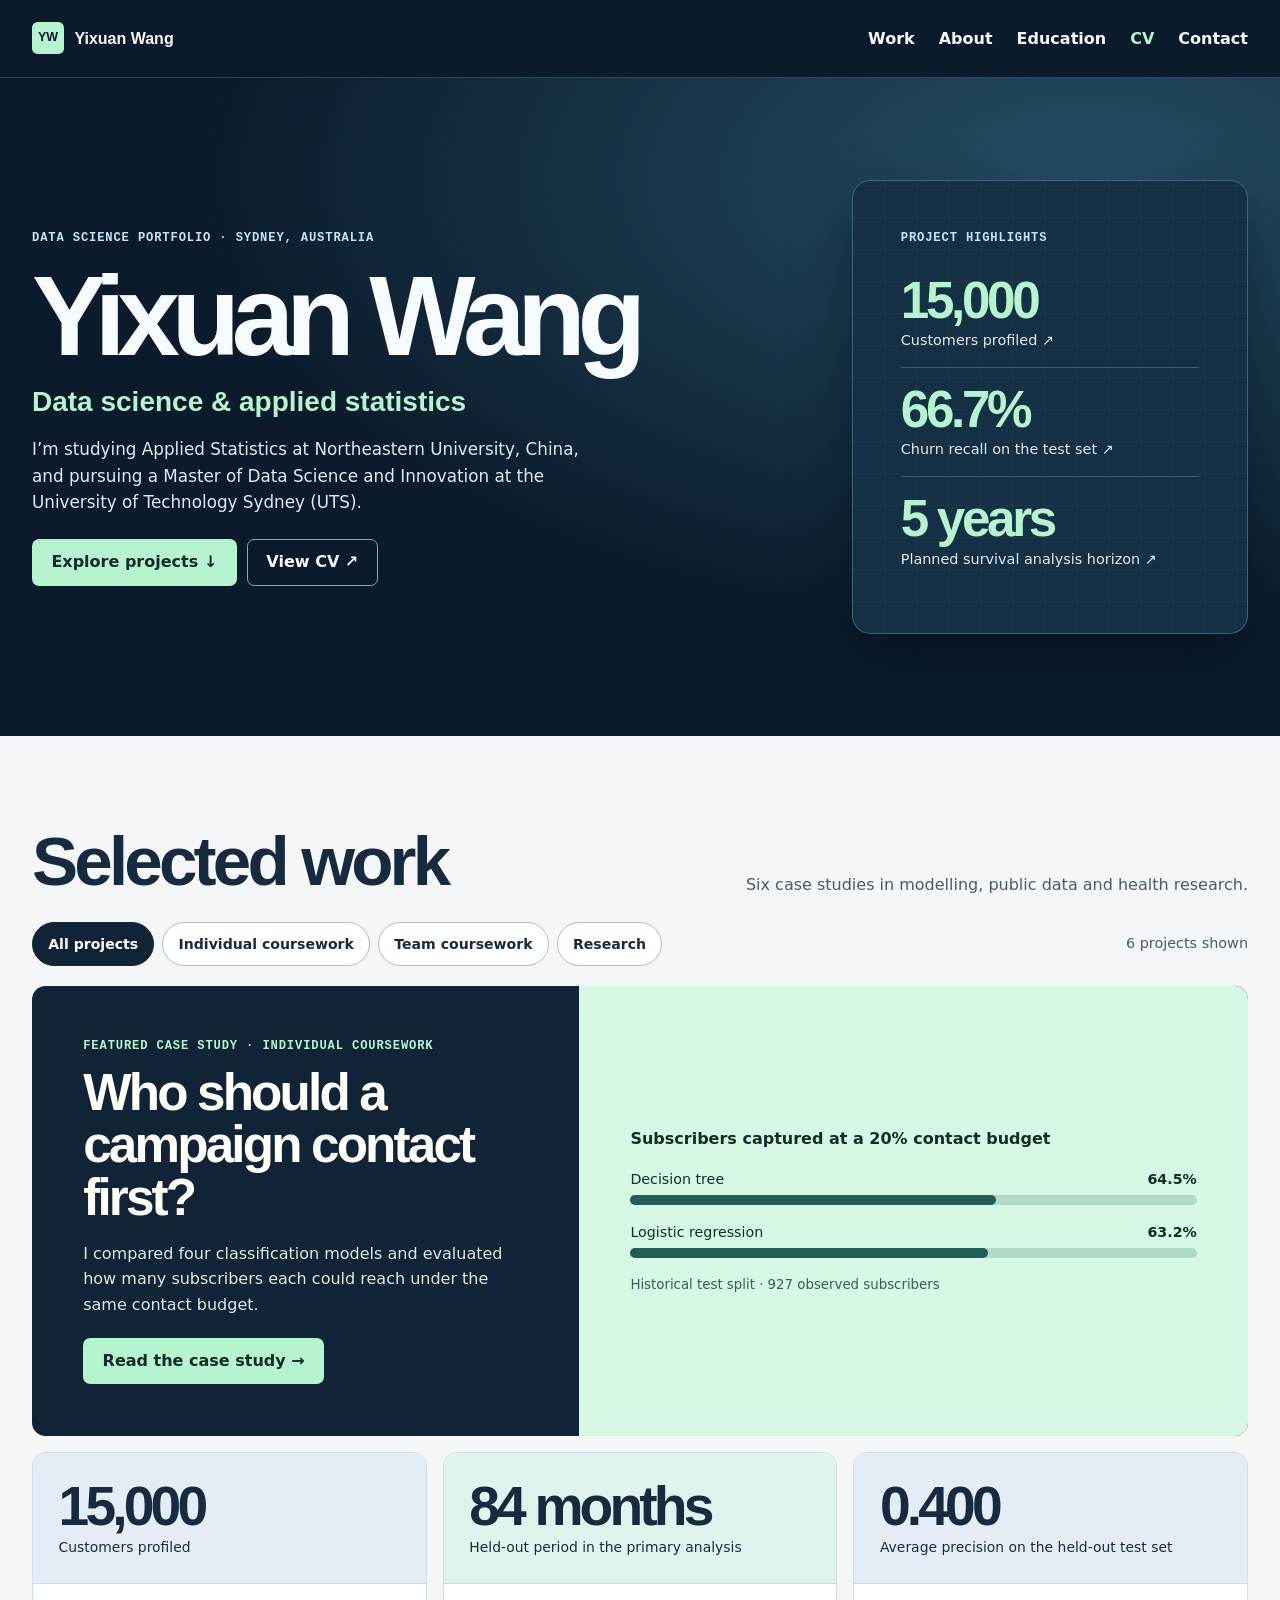
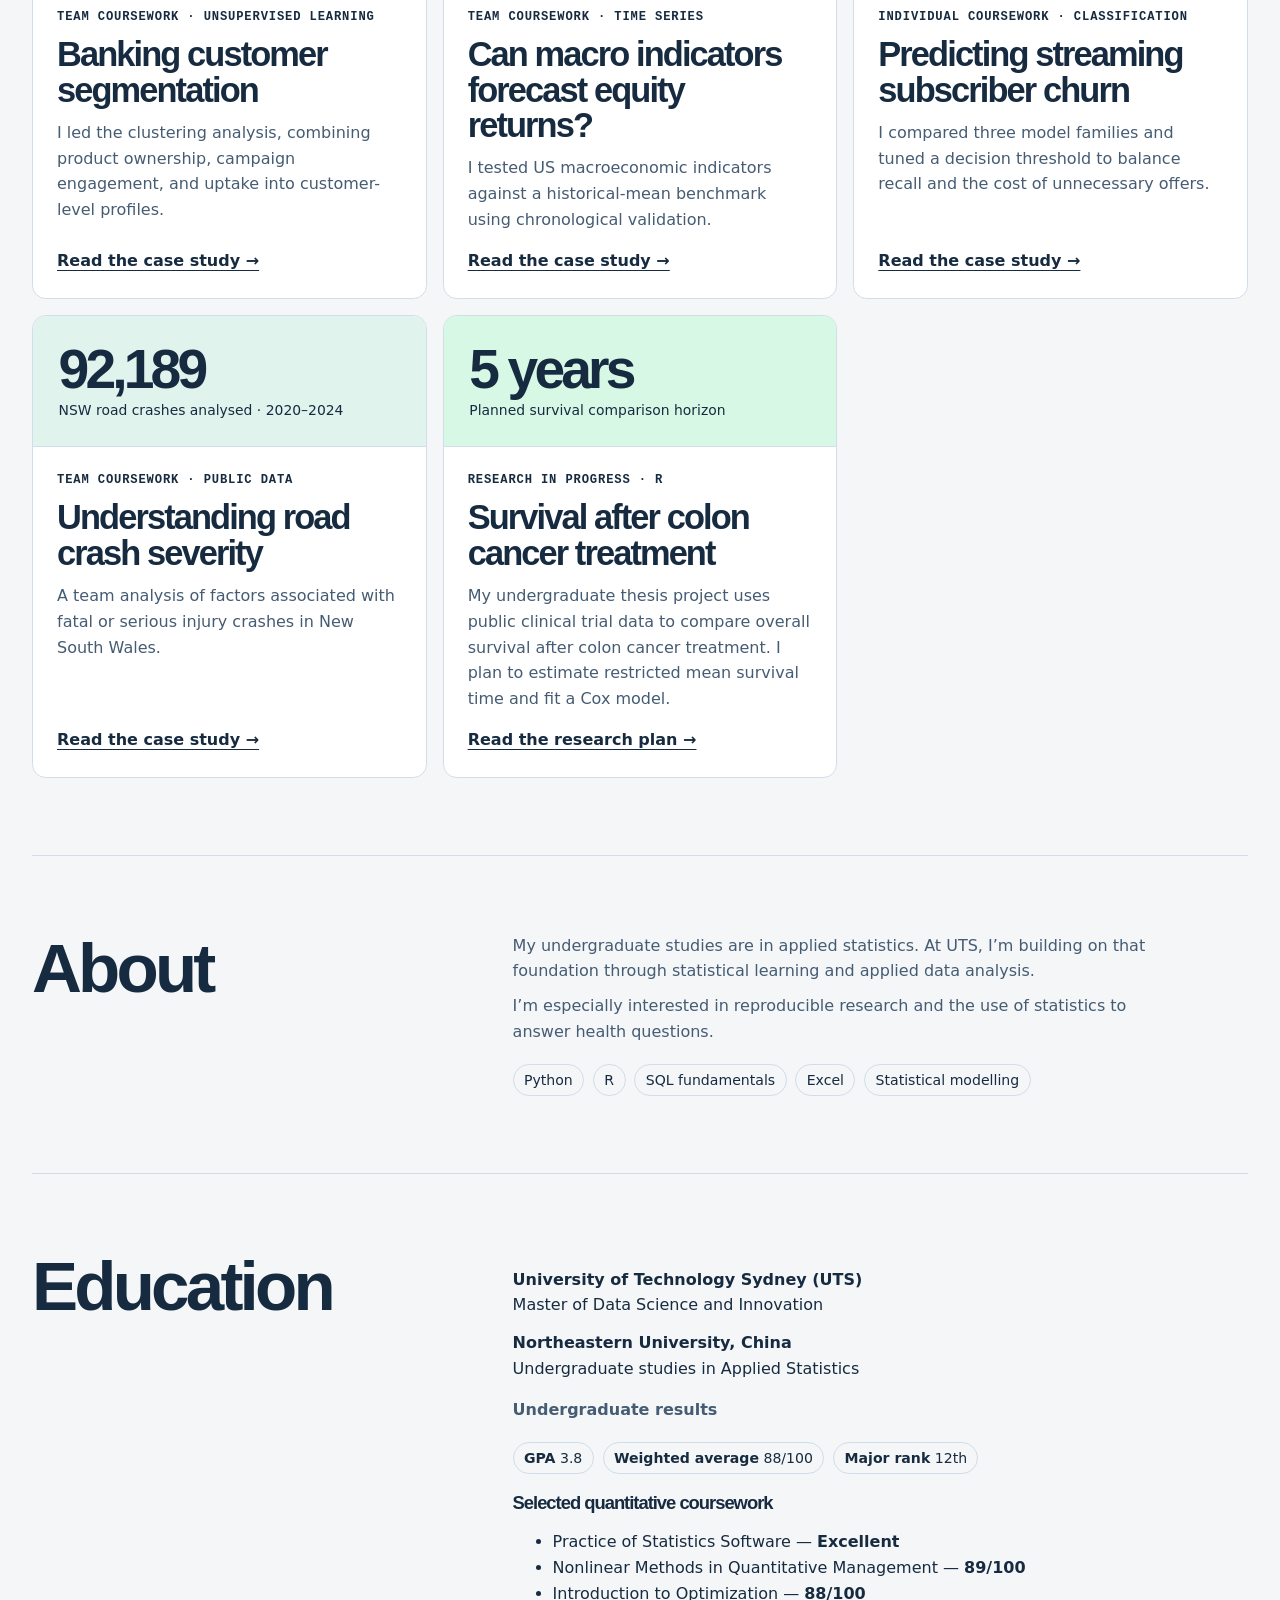
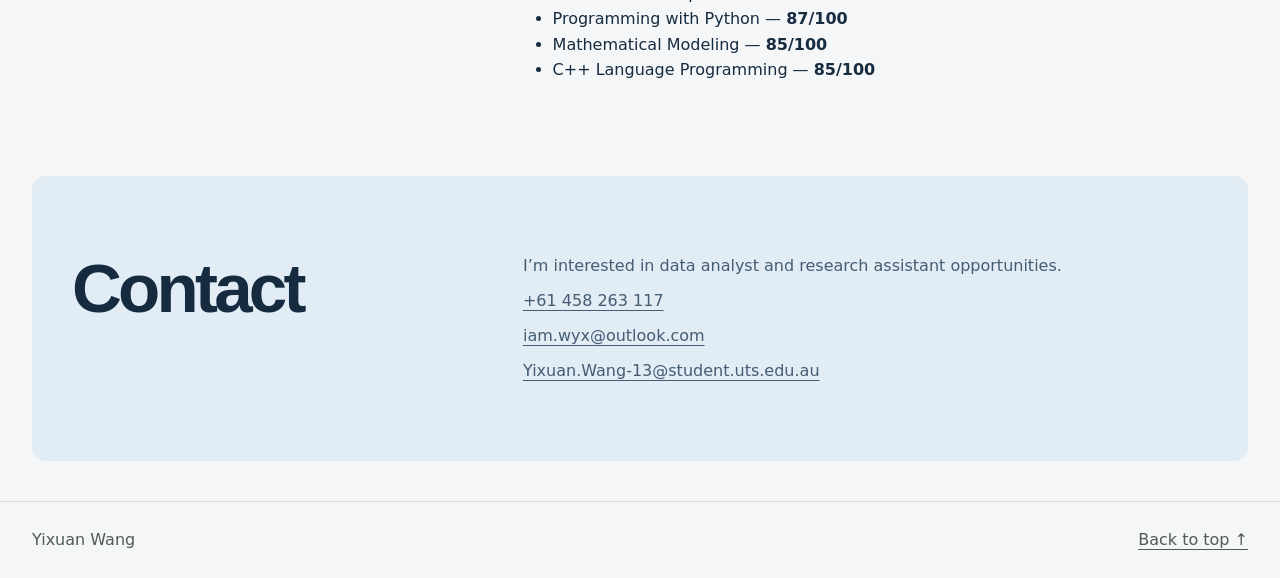
<file: index.html>
<!doctype html>
<html lang="en">
<head>
  <meta charset="utf-8">
  <meta name="viewport" content="width=device-width, initial-scale=1">
  <meta name="description" content="Selected work by Yixuan Wang in applied statistics, data science, and biostatistics.">
  <title>Yixuan Wang | Data Science Portfolio</title>
  <link rel="stylesheet" href="styles.css">
  <link rel="stylesheet" href="portfolio.css">
  <script defer src="project-filter.js"></script>
</head>
<body id="top" class="landing">
  <a class="skip" href="#main">Skip to content</a>
  <header>
    <div class="wrap nav">
      <a class="brand" href="#top"><span class="mark" aria-hidden="true">YW</span>Yixuan Wang</a>
      <nav aria-label="Main navigation">
        <a href="#work">Work</a><a href="#about">About</a><a href="#education">Education</a><a class="nav-cv" href="cv.pdf">CV</a><a href="#contact">Contact</a>
      </nav>
    </div>
  </header>
  <main id="main">
    <div class="hero-shell">
    <section class="wrap hero" aria-labelledby="intro">
      <div class="hero-copy">
        <p class="eyebrow">Data science portfolio · Sydney, Australia</p>
        <h1 id="intro">Yixuan Wang</h1>
        <p class="subtitle">Data science &amp; applied statistics</p>
        <p class="intro">I’m studying Applied Statistics at Northeastern University, China, and pursuing a Master of Data Science and Innovation at the University of Technology Sydney (UTS).</p>
        <div class="actions">
          <a class="button" href="#work">Explore projects <span aria-hidden="true">↓</span></a>
          <a class="button secondary" href="cv.pdf">View CV <span aria-hidden="true">↗</span></a>
        </div>
      </div>
      <aside class="hero-panel" aria-label="Project highlights">
        <p class="eyebrow">Project highlights</p>
        <a href="bank-segmentation.html"><strong>15,000</strong><span>Customers profiled <span aria-hidden="true">↗</span></span></a>
        <a href="streaming-churn.html"><strong>66.7%</strong><span>Churn recall on the test set <span aria-hidden="true">↗</span></span></a>
        <a href="survival.html"><strong>5 years</strong><span>Planned survival analysis horizon <span aria-hidden="true">↗</span></span></a>
      </aside>
    </section>
    </div>

    <div class="wrap">
    <section class="work" id="work" aria-labelledby="work-title">
      <div class="section-heading"><h2 id="work-title">Selected work</h2><p>Six case studies in modelling, public data and health research.</p></div>
      <div class="project-controls" hidden>
        <div class="project-filters" role="group" aria-label="Filter projects">
          <button type="button" data-filter="all" aria-pressed="true">All projects</button>
          <button type="button" data-filter="individual" aria-pressed="false">Individual coursework</button>
          <button type="button" data-filter="team" aria-pressed="false">Team coursework</button>
          <button type="button" data-filter="research" aria-pressed="false">Research</button>
        </div>
        <p class="project-count" role="status">6 projects shown</p>
      </div>
      <article class="feature" data-project="individual">
        <div class="feature-copy">
          <p class="eyebrow">Featured case study · Individual coursework</p>
          <h3>Who should a campaign contact first?</h3>
          <p>I compared four classification models and evaluated how many subscribers each could reach under the same contact budget.</p>
          <a class="button" href="subscription.html">Read the case study →</a>
        </div>
        <figure class="chart">
          <figcaption>Subscribers captured at a 20% contact budget</figcaption>
          <div class="chart-row">
            <div class="chart-label"><span>Decision tree</span><strong>64.5%</strong></div>
            <div class="track" aria-hidden="true"><span class="bar" style="--value: 64.5%"></span></div>
          </div>
          <div class="chart-row">
            <div class="chart-label"><span>Logistic regression</span><strong>63.2%</strong></div>
            <div class="track" aria-hidden="true"><span class="bar" style="--value: 63.2%"></span></div>
          </div>
          <small>Historical test split · 927 observed subscribers</small>
        </figure>
      </article>

      <div class="cards">
        <article class="card" data-project="team">
          <div class="card-visual"><strong>15,000</strong><span>Customers profiled</span></div>
          <div class="card-copy">
            <p class="eyebrow">Team coursework · Unsupervised learning</p>
            <h3>Banking customer segmentation</h3>
            <p>I led the clustering analysis, combining product ownership, campaign engagement, and uptake into customer-level profiles.</p>
            <a href="bank-segmentation.html">Read the case study →</a>
          </div>
        </article>
        <article class="card" data-project="team">
          <div class="card-visual"><strong>84 months</strong><span>Held-out period in the primary analysis</span></div>
          <div class="card-copy">
            <p class="eyebrow">Team coursework · Time series</p>
            <h3>Can macro indicators forecast equity returns?</h3>
            <p>I tested US macroeconomic indicators against a historical-mean benchmark using chronological validation.</p>
            <a href="market-forecasting.html">Read the case study →</a>
          </div>
        </article>
        <article class="card" data-project="individual">
          <div class="card-visual"><strong>0.400</strong><span>Average precision on the held-out test set</span></div>
          <div class="card-copy">
            <p class="eyebrow">Individual coursework · Classification</p>
            <h3>Predicting streaming subscriber churn</h3>
            <p>I compared three model families and tuned a decision threshold to balance recall and the cost of unnecessary offers.</p>
            <a href="streaming-churn.html">Read the case study →</a>
          </div>
        </article>
        <article class="card" data-project="team">
          <div class="card-visual"><strong>92,189</strong><span>NSW road crashes analysed · 2020–2024</span></div>
          <div class="card-copy">
            <p class="eyebrow">Team coursework · Public data</p>
            <h3>Understanding road crash severity</h3>
            <p>A team analysis of factors associated with fatal or serious injury crashes in New South Wales.</p>
            <a href="road-safety.html">Read the case study →</a>
          </div>
        </article>
        <article class="card" data-project="research">
          <div class="card-visual research"><strong>5 years</strong><span>Planned survival comparison horizon</span></div>
          <div class="card-copy">
            <p class="eyebrow">Research in progress · R</p>
            <h3>Survival after colon cancer treatment</h3>
            <p>My undergraduate thesis project uses public clinical trial data to compare overall survival after colon cancer treatment. I plan to estimate restricted mean survival time and fit a Cox model.</p>
            <a href="survival.html">Read the research plan →</a>
          </div>
        </article>
      </div>
    </section>

    <section class="split" id="about" aria-labelledby="about-title">
      <h2 id="about-title">About</h2>
      <div>
        <p>My undergraduate studies are in applied statistics. At UTS, I’m building on that foundation through statistical learning and applied data analysis.</p>
        <p>I’m especially interested in reproducible research and the use of statistics to answer health questions.</p>
        <ul class="skill-list" aria-label="Technical skills">
          <li>Python</li><li>R</li><li>SQL fundamentals</li><li>Excel</li><li>Statistical modelling</li>
        </ul>
      </div>
    </section>

    <section class="split" id="education" aria-labelledby="education-title">
      <h2 id="education-title">Education</h2>
      <div>
        <dl>
          <div>
            <dt><strong>University of Technology Sydney (UTS)</strong></dt>
            <dd style="margin-inline-start:0">Master of Data Science and Innovation</dd>
          </div>
          <div style="margin-top:.75rem">
            <dt><strong>Northeastern University, China</strong></dt>
            <dd style="margin-inline-start:0">Undergraduate studies in Applied Statistics</dd>
          </div>
        </dl>
        <p><strong>Undergraduate results</strong></p>
        <ul class="skill-list" aria-label="Undergraduate results">
          <li><strong>GPA</strong> 3.8</li>
          <li><strong>Weighted average</strong> 88/100</li>
          <li><strong>Major rank</strong> 12th</li>
        </ul>
        <h3 style="font-size:1.15rem;margin-block:1.25rem .5rem">Selected quantitative coursework</h3>
        <ul aria-label="Selected quantitative coursework and grades">
          <li>Practice of Statistics Software — <strong>Excellent</strong></li>
          <li>Nonlinear Methods in Quantitative Management — <strong>89/100</strong></li>
          <li>Introduction to Optimization — <strong>88/100</strong></li>
          <li>Programming with Python — <strong>87/100</strong></li>
          <li>Mathematical Modeling — <strong>85/100</strong></li>
          <li>C++ Language Programming — <strong>85/100</strong></li>
        </ul>
      </div>
    </section>

    <section class="split contact-panel" id="contact" aria-labelledby="contact-title">
      <h2 id="contact-title">Contact</h2>
      <div>
        <p>I’m interested in data analyst and research assistant opportunities.</p>
        <p class="contact-item"><a href="tel:+61458263117">+61 458 263 117</a></p>
        <p class="contact-item"><a href="mailto:iam.wyx@outlook.com">iam.wyx@outlook.com</a></p>
        <p class="contact-item"><a href="mailto:Yixuan.Wang-13@student.uts.edu.au">Yixuan.Wang-13@student.uts.edu.au</a></p>
        <!-- EDIT: Replace the example URLs and remove the comment markers to enable social links.
        <p class="links">
          <a href="https://github.com/YOUR-USERNAME">GitHub</a>
          <a href="https://www.linkedin.com/in/YOUR-PROFILE/">LinkedIn</a>
        </p>
        -->
      </div>
    </section>
    </div>
  </main>
  <footer><div class="wrap nav"><span>Yixuan Wang</span><a href="#top">Back to top ↑</a></div></footer>
</body>
</html>
</file>
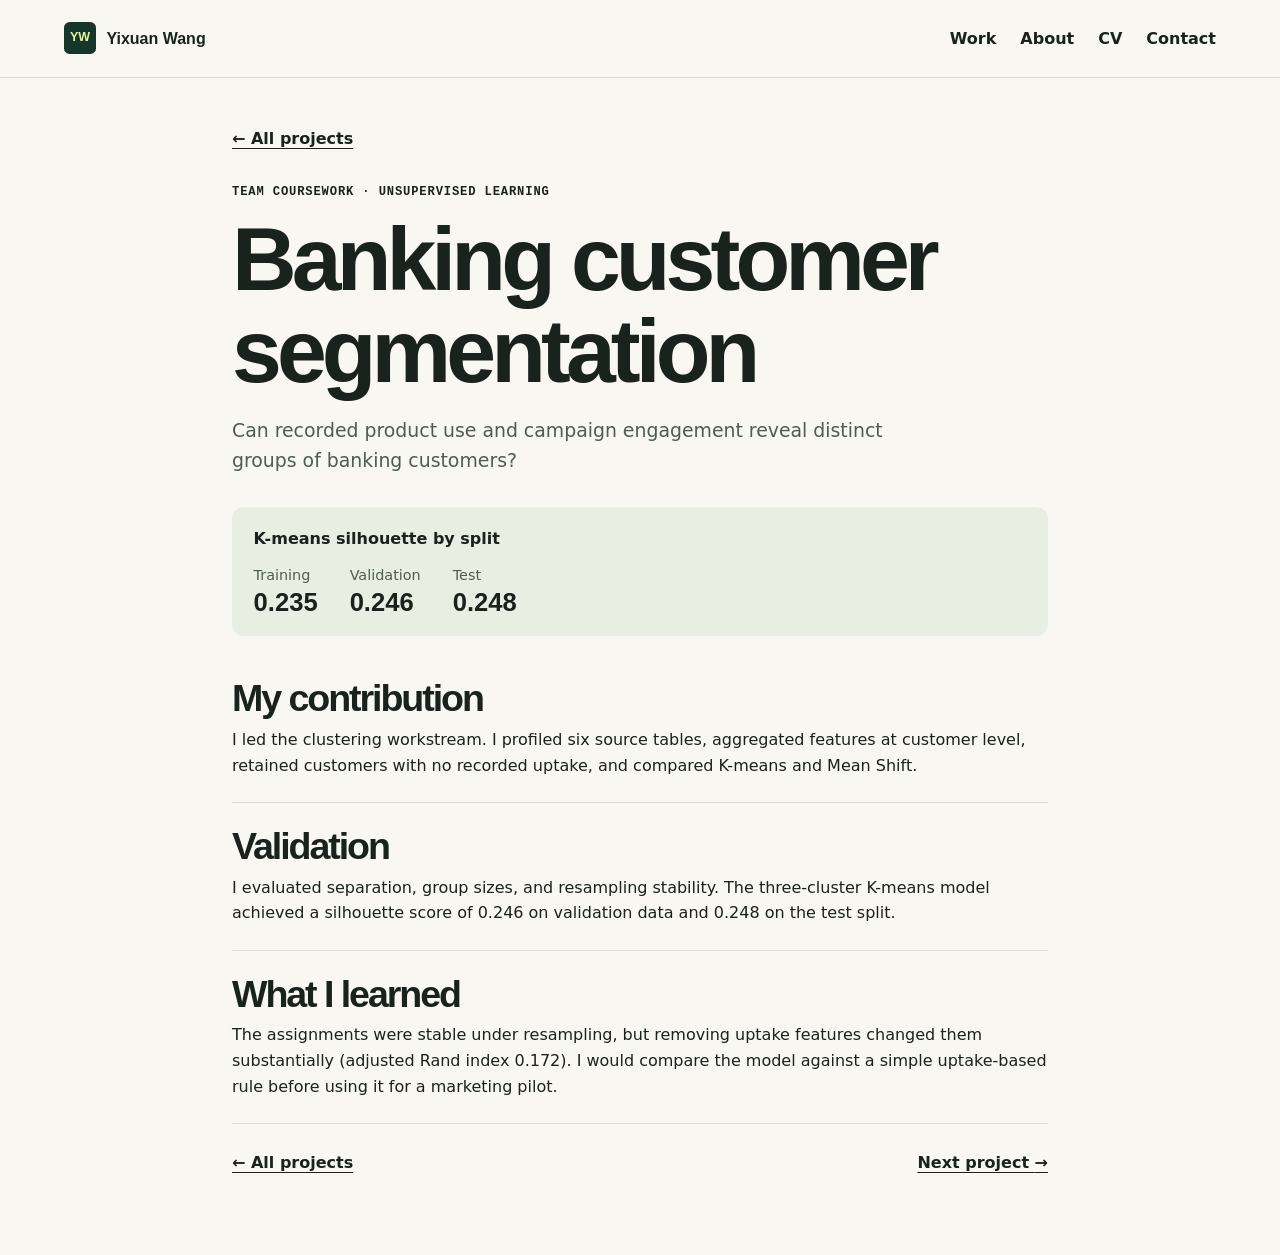
<file: bank-segmentation.html>
<!doctype html>
<html lang="en">
<head>
  <meta charset="utf-8">
  <meta name="viewport" content="width=device-width, initial-scale=1">
  <title>Banking customer segmentation | Yixuan Wang</title>
  <link rel="stylesheet" href="styles.css">
</head>
<body>
  <header><div class="wrap nav"><a class="brand" href="index.html"><span class="mark" aria-hidden="true">YW</span>Yixuan Wang</a>
  <nav aria-label="Main navigation"><a href="index.html#work">Work</a><a href="index.html#about">About</a><a href="cv.pdf">CV</a><a href="index.html#contact">Contact</a></nav></div></header>
  <main class="wrap case">
    <a class="back" href="index.html#work">← All projects</a>
    <p class="eyebrow">Team coursework · Unsupervised learning</p>
    <h1>Banking customer segmentation</h1>
    <p class="lead">Can recorded product use and campaign engagement reveal distinct groups of banking customers?</p>
    <figure class="case-metrics"><figcaption>K-means silhouette by split</figcaption><dl><div><dt>Training</dt><dd>0.235</dd></div><div><dt>Validation</dt><dd>0.246</dd></div><div><dt>Test</dt><dd>0.248</dd></div></dl></figure>
    <section><h2>My contribution</h2><p>I led the clustering workstream. I profiled six source tables, aggregated features at customer level, retained customers with no recorded uptake, and compared K-means and Mean Shift.</p></section>
    <section><h2>Validation</h2><p>I evaluated separation, group sizes, and resampling stability. The three-cluster K-means model achieved a silhouette score of 0.246 on validation data and 0.248 on the test split.</p></section>
    <section><h2>What I learned</h2><p>The assignments were stable under resampling, but removing uptake features changed them substantially (adjusted Rand index 0.172). I would compare the model against a simple uptake-based rule before using it for a marketing pilot.</p></section>
    <!-- EDIT: Add a link to the public repository when available. -->
    <div class="case-nav">
      <a href="index.html#work">← All projects</a>
      <a href="streaming-churn.html">Next project <span aria-hidden="true">→</span></a>
    </div>
  </main>
</body>
</html>
</file>
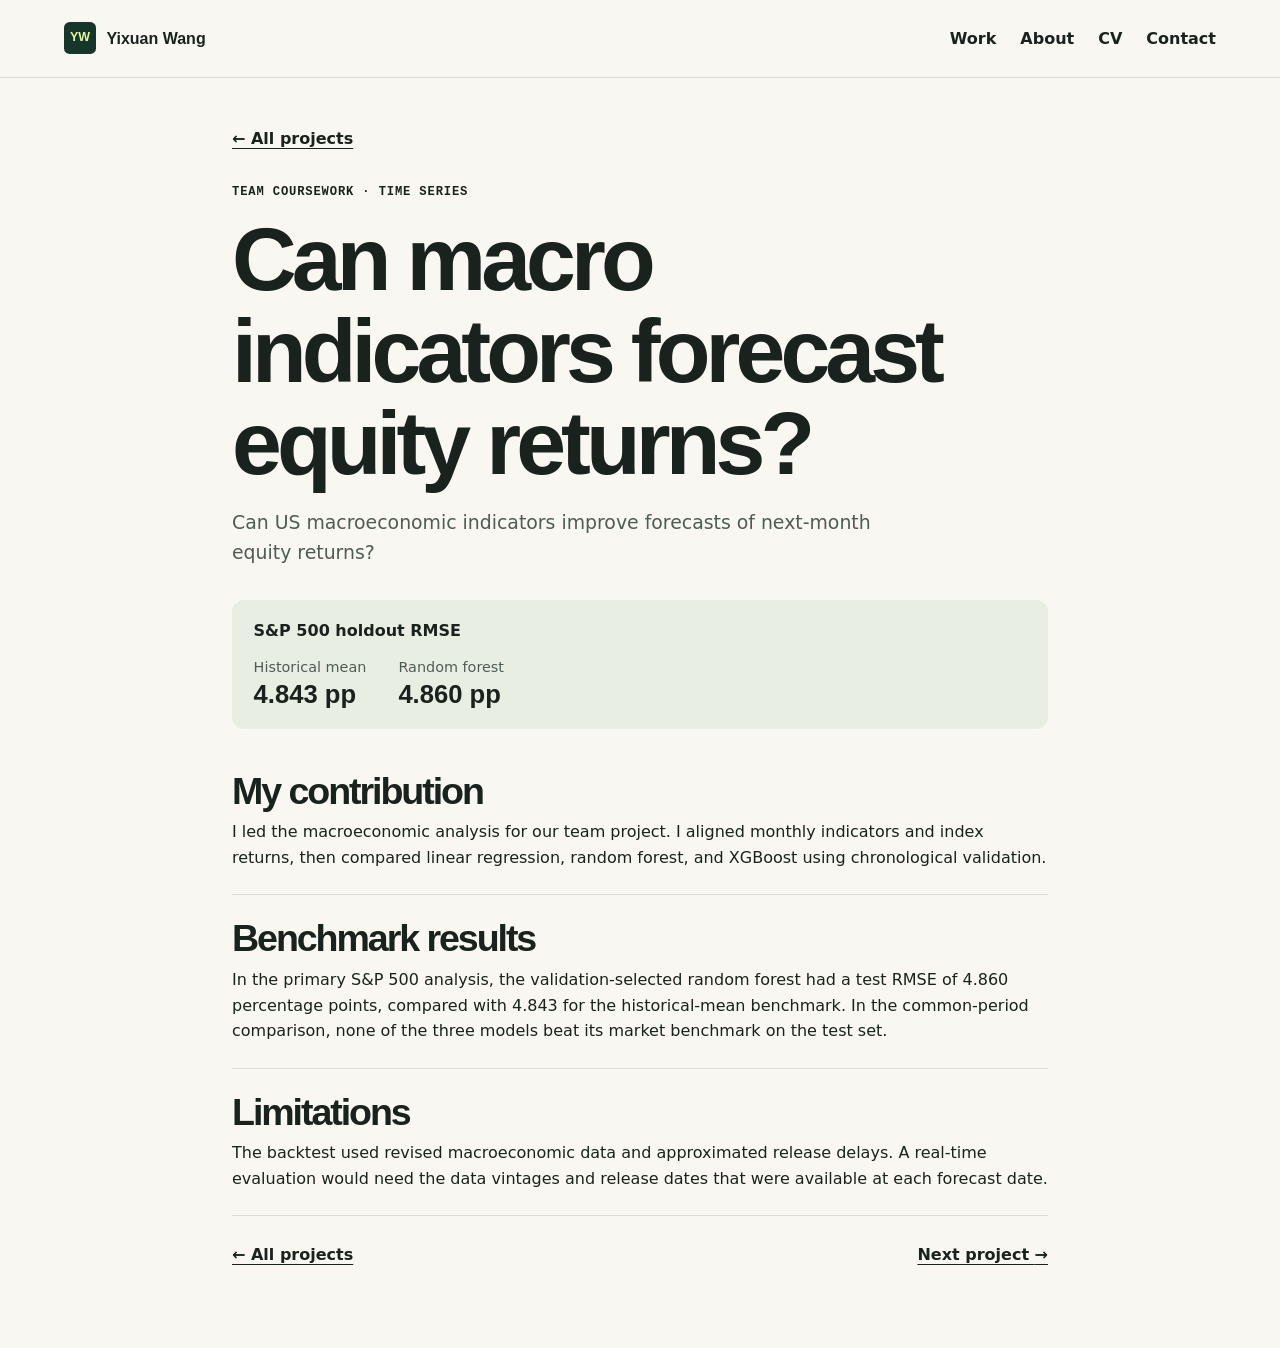
<file: market-forecasting.html>
<!doctype html>
<html lang="en">
<head>
  <meta charset="utf-8">
  <meta name="viewport" content="width=device-width, initial-scale=1">
  <title>Can macro indicators forecast equity returns? | Yixuan Wang</title>
  <link rel="stylesheet" href="styles.css">
</head>
<body>
  <header><div class="wrap nav"><a class="brand" href="index.html"><span class="mark" aria-hidden="true">YW</span>Yixuan Wang</a>
  <nav aria-label="Main navigation"><a href="index.html#work">Work</a><a href="index.html#about">About</a><a href="cv.pdf">CV</a><a href="index.html#contact">Contact</a></nav></div></header>
  <main class="wrap case">
    <a class="back" href="index.html#work">← All projects</a>
    <p class="eyebrow">Team coursework · Time series</p>
    <h1>Can macro indicators forecast equity returns?</h1>
    <p class="lead">Can US macroeconomic indicators improve forecasts of next-month equity returns?</p>
    <figure class="case-metrics"><figcaption>S&P 500 holdout RMSE</figcaption><dl><div><dt>Historical mean</dt><dd>4.843 pp</dd></div><div><dt>Random forest</dt><dd>4.860 pp</dd></div></dl></figure>
    <section><h2>My contribution</h2><p>I led the macroeconomic analysis for our team project. I aligned monthly indicators and index returns, then compared linear regression, random forest, and XGBoost using chronological validation.</p></section>
    <section><h2>Benchmark results</h2><p>In the primary S&amp;P 500 analysis, the validation-selected random forest had a test RMSE of 4.860 percentage points, compared with 4.843 for the historical-mean benchmark. In the common-period comparison, none of the three models beat its market benchmark on the test set.</p></section>
    <section><h2>Limitations</h2><p>The backtest used revised macroeconomic data and approximated release delays. A real-time evaluation would need the data vintages and release dates that were available at each forecast date.</p></section>
    <!-- EDIT: Add a link to the public repository when available. -->
    <div class="case-nav">
      <a href="index.html#work">← All projects</a>
      <a href="road-safety.html">Next project <span aria-hidden="true">→</span></a>
    </div>
  </main>
</body>
</html>
</file>
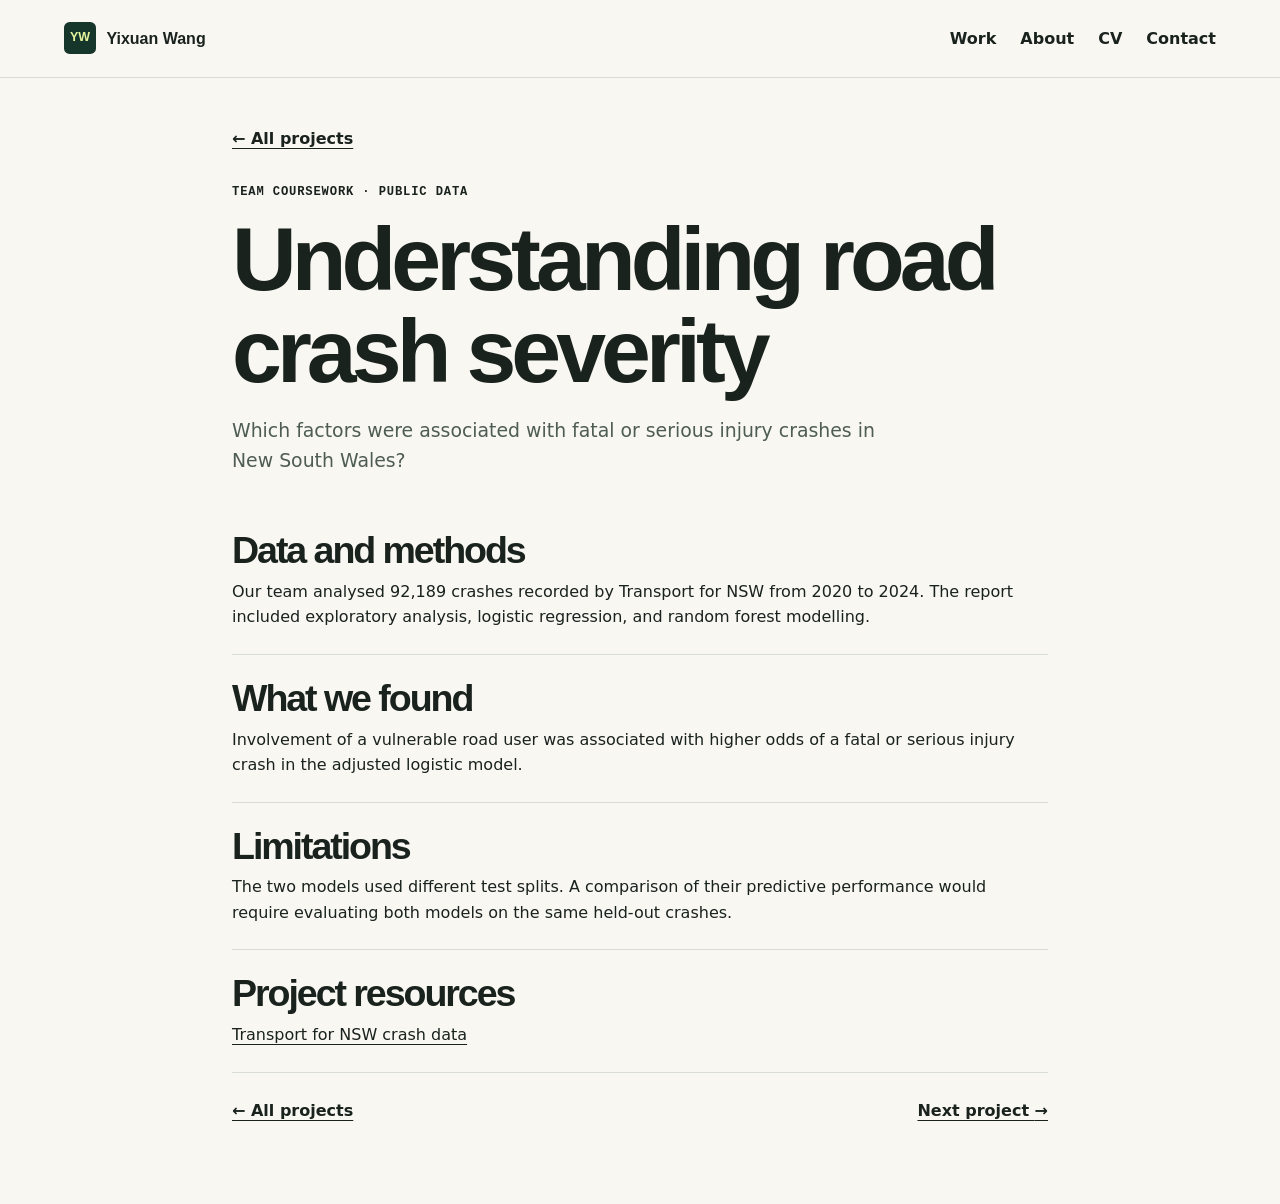
<file: road-safety.html>
<!doctype html>
<html lang="en">
<head>
  <meta charset="utf-8">
  <meta name="viewport" content="width=device-width, initial-scale=1">
  <title>Understanding road crash severity | Yixuan Wang</title>
  <link rel="stylesheet" href="styles.css">
</head>
<body>
  <header><div class="wrap nav"><a class="brand" href="index.html"><span class="mark" aria-hidden="true">YW</span>Yixuan Wang</a>
  <nav aria-label="Main navigation"><a href="index.html#work">Work</a><a href="index.html#about">About</a><a href="cv.pdf">CV</a><a href="index.html#contact">Contact</a></nav></div></header>
  <main class="wrap case">
    <a class="back" href="index.html#work">← All projects</a>
    <p class="eyebrow">Team coursework · Public data</p>
    <h1>Understanding road crash severity</h1>
    <p class="lead">Which factors were associated with fatal or serious injury crashes in New South Wales?</p>
    <section><h2>Data and methods</h2><p>Our team analysed 92,189 crashes recorded by Transport for NSW from 2020 to 2024. The report included exploratory analysis, logistic regression, and random forest modelling.</p></section>
    <section><h2>What we found</h2><p>Involvement of a vulnerable road user was associated with higher odds of a fatal or serious injury crash in the adjusted logistic model.</p></section>
    <section><h2>Limitations</h2><p>The two models used different test splits. A comparison of their predictive performance would require evaluating both models on the same held-out crashes.</p></section>
    <!-- EDIT: Add a section describing your confirmed personal contribution here. -->
    <section>
      <h2>Project resources</h2>
      <p><a href="https://opendata.prod.transport.nsw.gov.au/data/dataset/nsw-crash-data">Transport for NSW crash data</a></p>
      <!-- EDIT: Add your repository URL once the code is ready to publish.
      <p><a href="https://github.com/YOUR-USERNAME/YOUR-REPOSITORY">View code on GitHub</a></p>
      -->
    </section>
    <div class="case-nav">
      <a href="index.html#work">← All projects</a>
      <a href="survival.html">Next project <span aria-hidden="true">→</span></a>
    </div>
  </main>
</body>
</html>
</file>
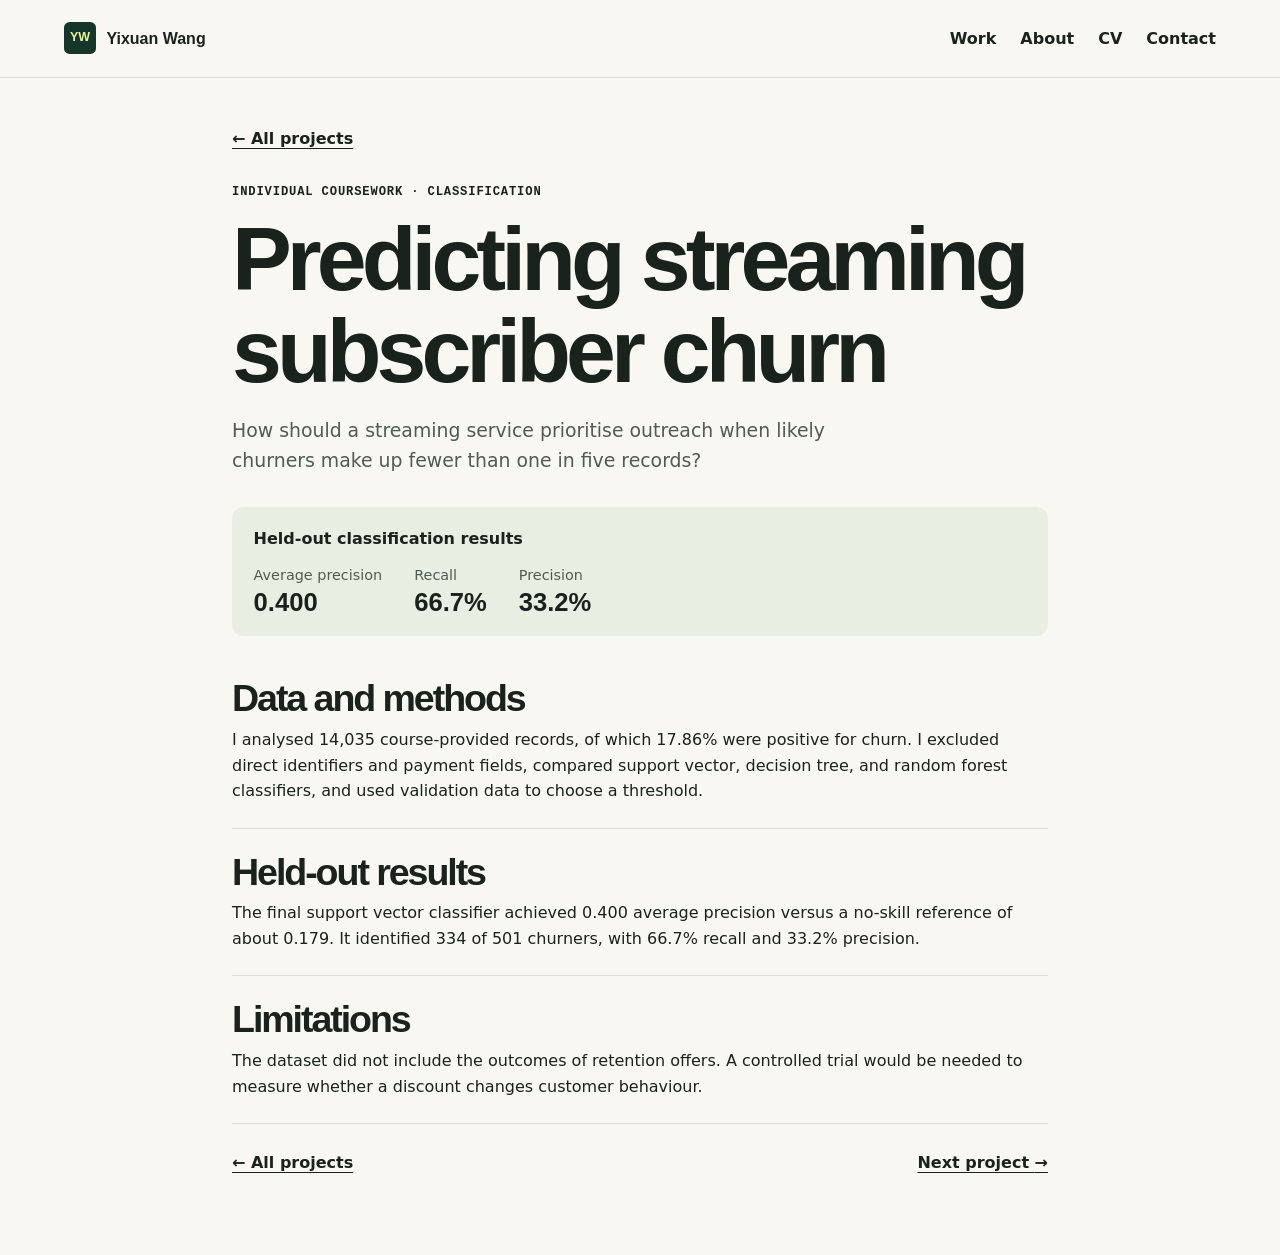
<file: streaming-churn.html>
<!doctype html>
<html lang="en">
<head>
  <meta charset="utf-8">
  <meta name="viewport" content="width=device-width, initial-scale=1">
  <title>Predicting streaming subscriber churn | Yixuan Wang</title>
  <link rel="stylesheet" href="styles.css">
</head>
<body>
  <header><div class="wrap nav"><a class="brand" href="index.html"><span class="mark" aria-hidden="true">YW</span>Yixuan Wang</a>
  <nav aria-label="Main navigation"><a href="index.html#work">Work</a><a href="index.html#about">About</a><a href="cv.pdf">CV</a><a href="index.html#contact">Contact</a></nav></div></header>
  <main class="wrap case">
    <a class="back" href="index.html#work">← All projects</a>
    <p class="eyebrow">Individual coursework · Classification</p>
    <h1>Predicting streaming subscriber churn</h1>
    <p class="lead">How should a streaming service prioritise outreach when likely churners make up fewer than one in five records?</p>
    <figure class="case-metrics"><figcaption>Held-out classification results</figcaption><dl><div><dt>Average precision</dt><dd>0.400</dd></div><div><dt>Recall</dt><dd>66.7%</dd></div><div><dt>Precision</dt><dd>33.2%</dd></div></dl></figure>
    <section><h2>Data and methods</h2><p>I analysed 14,035 course-provided records, of which 17.86% were positive for churn. I excluded direct identifiers and payment fields, compared support vector, decision tree, and random forest classifiers, and used validation data to choose a threshold.</p></section>
    <section><h2>Held-out results</h2><p>The final support vector classifier achieved 0.400 average precision versus a no-skill reference of about 0.179. It identified 334 of 501 churners, with 66.7% recall and 33.2% precision.</p></section>
    <section><h2>Limitations</h2><p>The dataset did not include the outcomes of retention offers. A controlled trial would be needed to measure whether a discount changes customer behaviour.</p></section>
    <!-- EDIT: Add a link to the public repository when available. -->
    <div class="case-nav">
      <a href="index.html#work">← All projects</a>
      <a href="market-forecasting.html">Next project <span aria-hidden="true">→</span></a>
    </div>
  </main>
</body>
</html>
</file>
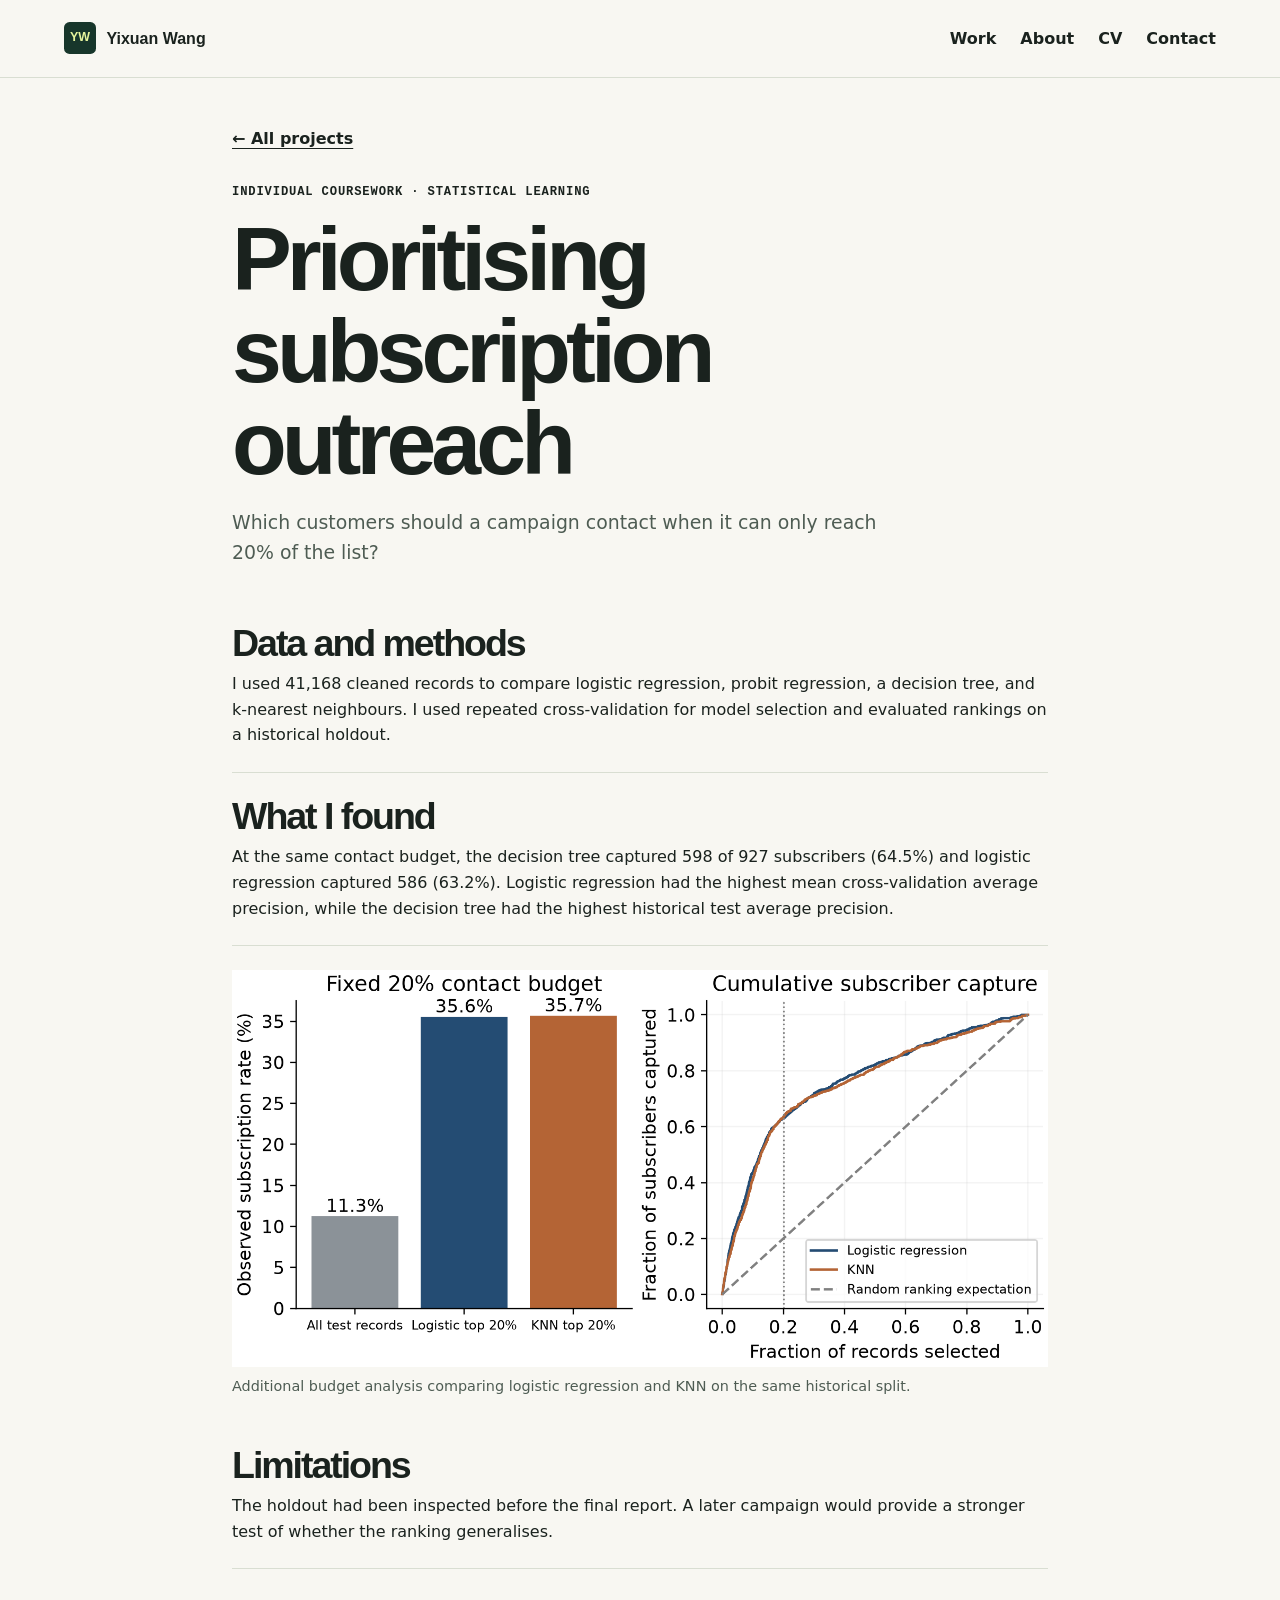
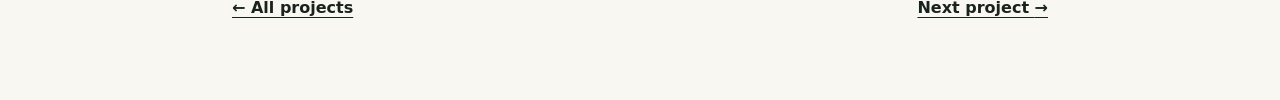
<file: subscription.html>
<!doctype html>
<html lang="en">
<head>
  <meta charset="utf-8">
  <meta name="viewport" content="width=device-width, initial-scale=1">
  <title>Prioritising subscription outreach | Yixuan Wang</title>
  <link rel="stylesheet" href="styles.css">
</head>
<body>
  <header><div class="wrap nav"><a class="brand" href="index.html"><span class="mark" aria-hidden="true">YW</span>Yixuan Wang</a>
  <nav aria-label="Main navigation"><a href="index.html#work">Work</a><a href="index.html#about">About</a><a href="cv.pdf">CV</a><a href="index.html#contact">Contact</a></nav></div></header>
  <main class="wrap case">
    <a class="back" href="index.html#work">← All projects</a>
    <p class="eyebrow">Individual coursework · Statistical learning</p>
    <h1>Prioritising subscription outreach</h1>
    <p class="lead">Which customers should a campaign contact when it can only reach 20% of the list?</p>
    <section><h2>Data and methods</h2><p>I used 41,168 cleaned records to compare logistic regression, probit regression, a decision tree, and k-nearest neighbours. I used repeated cross-validation for model selection and evaluated rankings on a historical holdout.</p></section>
    <section><h2>What I found</h2><p>At the same contact budget, the decision tree captured 598 of 927 subscribers (64.5%) and logistic regression captured 586 (63.2%). Logistic regression had the highest mean cross-validation average precision, while the decision tree had the highest historical test average precision.</p></section>
    <figure class="result-figure">
      <img src="subscription-ranking.png" width="1540" height="748" loading="lazy"
           alt="The top fifth of records ranked by logistic regression or KNN had a subscription rate of about 36%, compared with 11% across the test set.">
      <figcaption>Additional budget analysis comparing logistic regression and KNN on the same historical split.</figcaption>
    </figure>
    <section><h2>Limitations</h2><p>The holdout had been inspected before the final report. A later campaign would provide a stronger test of whether the ranking generalises.</p></section>
    <section hidden>
      <!-- EDIT: Remove the hidden attribute when adding a repository link. -->
      <h2>Project resources</h2>
      <!-- EDIT: Add your repository URL once the code is ready to publish.
      <p><a href="https://github.com/YOUR-USERNAME/YOUR-REPOSITORY">View code on GitHub</a></p>
      -->
    </section>
    <div class="case-nav">
      <a href="index.html#work">← All projects</a>
      <a href="bank-segmentation.html">Next project <span aria-hidden="true">→</span></a>
    </div>
  </main>
</body>
</html>
</file>
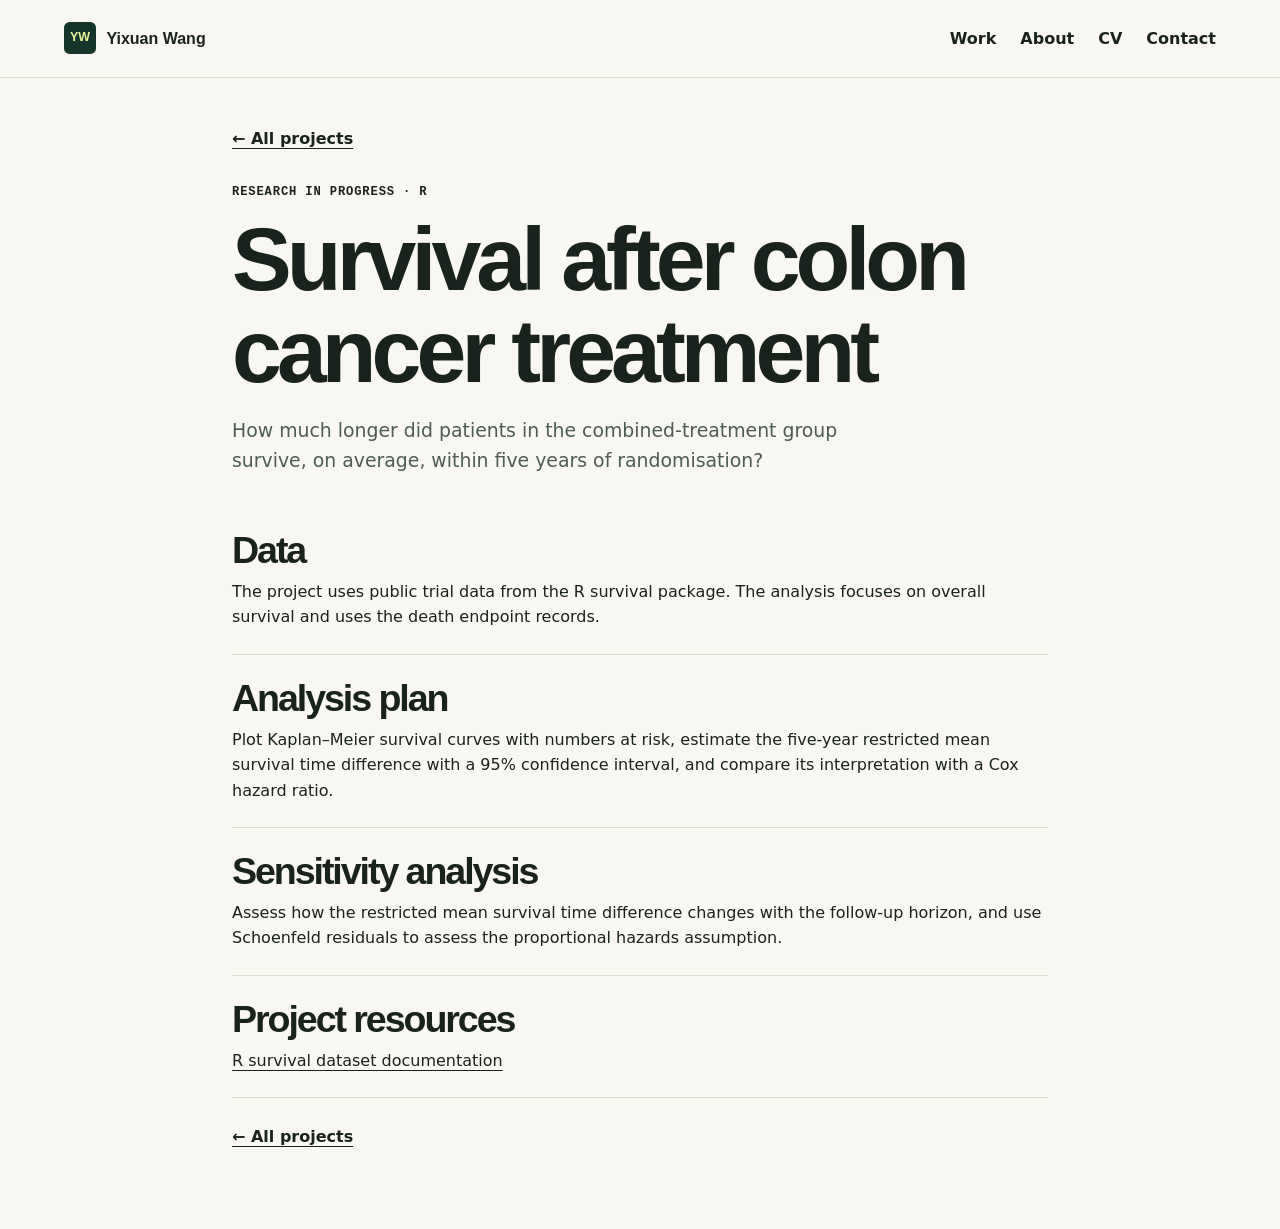
<file: survival.html>
<!doctype html>
<html lang="en">
<head>
  <meta charset="utf-8">
  <meta name="viewport" content="width=device-width, initial-scale=1">
  <title>Survival after colon cancer treatment | Yixuan Wang</title>
  <link rel="stylesheet" href="styles.css">
</head>
<body>
  <header><div class="wrap nav"><a class="brand" href="index.html"><span class="mark" aria-hidden="true">YW</span>Yixuan Wang</a>
  <nav aria-label="Main navigation"><a href="index.html#work">Work</a><a href="index.html#about">About</a><a href="cv.pdf">CV</a><a href="index.html#contact">Contact</a></nav></div></header>
  <main class="wrap case">
    <a class="back" href="index.html#work">← All projects</a>
    <p class="eyebrow">Research in progress · R</p>
    <h1>Survival after colon cancer treatment</h1>
    <p class="lead">How much longer did patients in the combined-treatment group survive, on average, within five years of randomisation?</p>
    <section><h2>Data</h2><p>The project uses public trial data from the R survival package. The analysis focuses on overall survival and uses the death endpoint records.</p></section>
    <section><h2>Analysis plan</h2><p>Plot Kaplan–Meier survival curves with numbers at risk, estimate the five-year restricted mean survival time difference with a 95% confidence interval, and compare its interpretation with a Cox hazard ratio.</p></section>
    <section><h2>Sensitivity analysis</h2><p>Assess how the restricted mean survival time difference changes with the follow-up horizon, and use Schoenfeld residuals to assess the proportional hazards assumption.</p></section>
    <section>
      <h2>Project resources</h2>
      <p><a href="https://search.r-project.org/CRAN/refmans/survival/html/colon.html">R survival dataset documentation</a></p>
      <!-- EDIT: Add your repository URL once the code is ready to publish.
      <p><a href="https://github.com/YOUR-USERNAME/YOUR-REPOSITORY">View code on GitHub</a></p>
      -->
    </section>
    <div class="case-nav">
      <a href="index.html#work">← All projects</a>
      
    </div>
  </main>
</body>
</html>
</file>
<file: styles.css>
:root {
  color-scheme: light;
  --paper: #f7f6ef;
  --ink: #1a221e;
  --muted: #4e5c53;
  --rule: #d6d9cc;
  --green: #172c23;
  --lime: #e5f996;
  --white: #fffef7;
  --display: "Space Grotesk", "Trebuchet MS", sans-serif;
  --body: "DM Sans", system-ui, sans-serif;
}
* { box-sizing: border-box; }
html { scroll-behavior: smooth; }
body { margin: 0; background: var(--paper); color: var(--ink); font: 1rem/1.6 var(--body); }
a { color: inherit; text-underline-offset: .25em; }
a:focus-visible, summary:focus-visible { outline: 3px solid #688a37; outline-offset: 5px; }
a:hover { text-decoration-thickness: 2px; }
h1, h2, h3, p, figure { margin: 0; }
h1, h2, h3 { font-family: var(--display); line-height: 1.03; letter-spacing: -.055em; }
h1 { font-size: clamp(3.3rem, 8.5vw, 7.15rem); }
h2 { font-size: clamp(2.35rem, 5.4vw, 4.5rem); }
h3 { font-size: clamp(1.65rem, 3.1vw, 2.6rem); }
.wrap { width: min(100% - 3rem, 72rem); margin-inline: auto; }
.skip { position: absolute; left: 1rem; top: -8rem; background: white; z-index: 1; padding: .5rem; }
.skip:focus { top: 1rem; }
header { border-bottom: 1px solid var(--rule); }
.nav { display: flex; justify-content: space-between; align-items: center; flex-wrap: wrap; gap: .65rem 1.5rem; min-height: 4.5rem; padding-block: .6rem; }
nav { display: flex; flex-wrap: wrap; gap: .65rem 1.5rem; }
nav a, .brand { text-decoration: none; font-weight: 650; }
nav a:hover, .brand:hover { text-decoration: underline; }
.brand { display: inline-flex; align-items: center; gap: .65rem; font-family: var(--display); }
.mark { display: grid; place-items: center; width: 2rem; height: 2rem; border-radius: .35rem; background: var(--green); color: var(--lime); font-size: .78rem; }
.hero { display: grid; grid-template-columns: 1.55fr .85fr; align-items: end; gap: 2rem 4.25rem; padding-block: clamp(3.1rem, 8vw, 7rem); }
.hero h1 { max-width: 11ch; }
.intro { max-width: 34rem; color: var(--muted); font-size: 1.12rem; }
.eyebrow { margin-bottom: .7rem; font: 650 .76rem/1.5 ui-monospace, monospace; text-transform: uppercase; letter-spacing: .07em; }
.button { display: inline-block; background: var(--lime); border: 1px solid #b8ce73; color: var(--ink); padding: .6rem 1rem; border-radius: .3rem; font-weight: 750; text-decoration: none; }
.button:hover { background: #f1ffa8; }
.hero .button { margin-top: 1.15rem; }
.work, .split { border-top: 1px solid var(--rule); padding-block: clamp(2.5rem, 6vw, 5rem); }
.work > h2 { margin-bottom: 1.5rem; }
.feature { display: grid; grid-template-columns: .9fr 1.1fr; background: var(--green); color: var(--white); border-radius: .65rem; overflow: hidden; }
.feature-copy { padding: clamp(1.6rem, 4vw, 3.5rem); align-self: center; }
.feature .eyebrow { color: var(--lime); }
.feature h3 { font-size: clamp(2.1rem, 4vw, 3.45rem); }
.feature-copy > p:not(.eyebrow) { margin-block: 1rem 1.25rem; color: #e0e9dd; }
.chart { align-self: stretch; background: var(--lime); color: var(--ink); padding: clamp(1.5rem, 4vw, 3.4rem); display: grid; align-content: center; gap: 1rem; }
.chart figcaption { font-weight: 750; }
.chart-row { display: grid; gap: .25rem; }
.chart-label { display: flex; justify-content: space-between; gap: .5rem; font-size: .89rem; }
.track { height: .65rem; border-radius: 2rem; background: #c8db7f; }
.bar { display: block; width: var(--value); height: 100%; background: var(--green); border-radius: inherit; }
.chart small { color: #354524; }
.cards { display: grid; grid-template-columns: 1fr 1fr; gap: 1rem; margin-top: 1rem; }
.card { display: flex; flex-direction: column; min-width: 0; border: 1px solid var(--rule); border-radius: .6rem; overflow: hidden; background: var(--white); }
.card-visual { min-height: 8.2rem; padding: 1.25rem 1.6rem; display: grid; align-content: center; background: #dce9df; }
.card-visual.research { background: #f1e8d8; }
.card-visual strong { font: 700 clamp(2.15rem, 4.5vw, 3.45rem)/1.05 var(--display); letter-spacing: -.07em; }
.card-visual span { font-size: .87rem; }
.card-copy { display: flex; flex: 1; flex-direction: column; align-items: flex-start; padding: 1.5rem; }
.card-copy > p:not(.eyebrow) { margin-block: .75rem 1rem; color: var(--muted); }
.card-copy a { margin-top: auto; font-weight: 750; }
.split { display: grid; grid-template-columns: 1fr 1.7fr; gap: 1rem 3rem; }
.split p { max-width: 42rem; color: var(--muted); }
.split p + p { margin-top: .6rem; }
.links { display: flex; flex-wrap: wrap; gap: .5rem 1.2rem; font-weight: 650; }
footer { border-top: 1px solid var(--rule); color: var(--muted); }
.case { max-width: 51rem; padding-block: 3rem 5rem; }
.case .back { display: inline-block; margin-bottom: 2rem; font-weight: 650; }
.case h1 { font-size: clamp(2.75rem, 7.5vw, 5.6rem); }
.case .lead { margin-block: 1.1rem 2rem; font-size: 1.18rem; color: var(--muted); max-width: 42rem; }
.case .chart { border-radius: .55rem; }
.case section { padding-block: 1.5rem; border-bottom: 1px solid var(--rule); }
.case section p { margin-top: .55rem; }
@media (max-width: 52rem) {
  .hero { grid-template-columns: 1fr; gap: 1.25rem; }
  .hero h1 { max-width: 13ch; }
}
@media (max-width: 39rem) {
  .wrap { width: calc(100% - 2rem); }
  .feature, .cards, .split { grid-template-columns: 1fr; }
  nav { gap: .5rem 1rem; }
  .chart-label { flex-wrap: wrap; }
}
@media (prefers-reduced-motion: reduce) {
  html { scroll-behavior: auto; }
}
.case section h2 { font-size: clamp(1.55rem, 4vw, 2.35rem); }
.case section[hidden] { display: none; }

.cards .card:nth-child(3n + 2) .card-visual { background: #e7ead3; }
.cards .card-visual.research { background: #f1e8d8; }
.result-figure { margin-block: 1.5rem; }
.result-figure img { display: block; max-width: 100%; height: auto; }
.result-figure figcaption { margin-top: .5rem; font-size: .9rem; color: var(--muted); }

/* Portfolio overview */
:root { --paper: #f8f7f2; --green: #17362b; --lime: #e6f49d; --rule: #d9ded2; }
body > header { background: var(--paper); }
.nav { min-height: 4.8rem; }
.hero { align-items: center; gap: clamp(2rem, 5vw, 5rem); padding-block: clamp(3.1rem, 7vw, 6rem); }
.hero h1 { max-width: none; font-size: clamp(3.2rem, 7.7vw, 6.8rem); }
.hero .subtitle { font: 700 clamp(1.2rem, 2.8vw, 1.75rem)/1.2 var(--display); margin-block: .65rem 1.1rem; color: var(--green); }
.hero .intro { font-size: 1.05rem; max-width: 35rem; }
.actions { display: flex; flex-wrap: wrap; gap: .65rem; margin-top: 1.4rem; }
.hero .actions .button { margin: 0; }
.button { border-radius: .45rem; padding-inline: 1.15rem; }
.button.secondary { background: transparent; border-color: #758879; }
.button.secondary:hover { background: #e9eee2; }
.hero-panel { background: var(--green); color: var(--white); border-radius: 1rem; padding: clamp(1.3rem, 3.6vw, 2.4rem); }
.hero-panel .eyebrow { color: var(--lime); }
.hero-panel a { display: flex; flex-direction: column; padding-block: .65rem; text-decoration: none; }
.hero-panel a + a { border-top: 1px solid #496456; }
.hero-panel a:hover span { text-decoration: underline; }
.hero-panel strong { font: 700 clamp(1.7rem, 4vw, 2.75rem)/1.1 var(--display); letter-spacing: -.065em; color: var(--lime); }
.hero-panel a > span { color: #e2ebe1; font-size: .9rem; }
.section-heading { display: flex; align-items: end; flex-wrap: wrap; justify-content: space-between; gap: .8rem 2rem; margin-bottom: 1.55rem; }
.section-heading p { color: var(--muted); }
.feature, .card { border-radius: .85rem; }
.card-visual { background: #e1ebe1; }
.card-copy h3 { font-size: clamp(1.45rem, 2.8vw, 2.15rem); }
.skill-list { display: flex; flex-wrap: wrap; gap: .55rem; padding: 0; margin: 1.2rem 0 0; list-style: none; }
.skill-list li { padding: .25rem .65rem; border: 1px solid var(--rule); border-radius: 2rem; font-size: .88rem; }
.contact-panel { padding-inline: clamp(1rem, 4vw, 2.5rem); margin-bottom: 2.5rem; background: #e9eee3; border: 0; border-radius: .85rem; }
.contact-item a { overflow-wrap: anywhere; }
.case-metrics { border-radius: .75rem; background: #e9eee3; padding: 1.15rem 1.35rem; margin-block: 1.2rem; }
.case-metrics figcaption { font-weight: 750; }
.case-metrics dl { display: flex; flex-wrap: wrap; gap: .7rem 2rem; margin: .8rem 0 0; }
.case-metrics dt { color: var(--muted); font-size: .9rem; }
.case-metrics dd { margin: 0; font: 750 1.6rem/1.2 var(--display); }
.case-nav { display: flex; flex-wrap: wrap; justify-content: space-between; gap: .85rem; margin-top: 1.6rem; font-weight: 650; }
@media (min-width: 65rem) { .cards { grid-template-columns: repeat(3, minmax(0, 1fr)); } }
@media (max-width: 52rem) { .hero { gap: 1.55rem; } }
@media (max-width: 39rem) {
  .section-heading { align-items: start; flex-direction: column; }
  .nav { min-height: 0; }
}
</file>
<file: portfolio.css>
/* Portfolio landing page */
.landing {
  --page: #f4f6f8;
  --navy: #102337;
  --text: #172b40;
  --quiet: #455c73;
  --mint: #b6f4d0;
  --edge: #d1dde8;
  --display: "Space Grotesk", "Trebuchet MS", sans-serif;
  background: var(--page);
  color: var(--text);
}
.landing .wrap { width: min(100% - 3rem, 76rem); }
.landing > header { background: #0b1b2b; color: #f6fbff; border-bottom: 1px solid #31465b; }
.landing .mark { background: var(--mint); color: #0b1b2b; }
.landing .nav-cv { color: var(--mint); }
.landing .hero-shell {
  position: relative;
  overflow: hidden;
  color: #f6fbff;
  background: radial-gradient(ellipse at 85% 15%, #244e65, transparent 58%), #0b1b2b;
}
.landing .hero {
  grid-template-columns: minmax(0, 1.5fr) minmax(17rem, .8fr);
  align-items: center;
  min-height: min(41rem, 78svh);
  padding-block: clamp(3.75rem, 8vw, 7.5rem);
  gap: 2rem clamp(2rem, 6vw, 6rem);
}
.landing h1 { font-size: clamp(3.3rem, 8.8vw, 8rem); letter-spacing: -.075em; }
.landing .hero .eyebrow { color: #c5e5f6; }
.landing .hero .subtitle { color: var(--mint); }
.landing .hero .intro { color: #e0eaf3; }
.landing .button { background: var(--mint); border: 1px solid transparent; color: #142b28; }
.landing .button:hover { background: #d9ffe9; }
.landing .hero .button.secondary { background: transparent; border-color: #8eaac2; color: #f6fbff; }
.landing .hero .button.secondary:hover { background: #263f54; }
.landing .hero-panel {
  min-width: 0;
  background-color: #152f44;
  background-image: repeating-linear-gradient(0deg, transparent 0 31px, #c7e8ff13 32px),
    repeating-linear-gradient(90deg, transparent 0 31px, #c7e8ff13 32px);
  border: 1px solid #7ba4be70;
  border-radius: 1.15rem;
  padding: clamp(1.25rem, 4vw, 3rem);
  box-shadow: 0 1.5rem 3.5rem #040f1980;
}
.landing .hero-panel a { padding-block: .9rem; }
.landing .hero-panel a + a { border-color: #a2bfd34d; }
.landing .hero-panel strong { color: var(--mint); font-size: clamp(2rem, 4vw, 3.4rem); }
.landing .hero-panel a > span { color: #e0eaf3; }
.landing .work { border: 0; padding-top: clamp(3rem, 7vw, 6rem); }
.landing .section-heading p, .landing .split p, .landing .card-copy > p:not(.eyebrow) { color: var(--quiet); }
.landing .feature { background: var(--navy); }
.landing .feature .eyebrow { color: var(--mint); }
.landing .chart { background: #d8f8e6; color: #122c29; }
.landing .track { background: #afdbc8; }
.landing .bar { background: #245c56; }
.landing .chart small { color: #3c5b54; }
.landing .cards { gap: 1rem; }
.landing .card { background: #fff; border-color: var(--edge); transition: box-shadow .2s ease, border-color .2s ease; }
.landing .card:hover, .landing .card:focus-within { border-color: #7b9eb5; box-shadow: 0 .6rem 1.7rem #18395412; }
.landing .cards .card .card-visual { background: #e4edf6; border-bottom: 1px solid var(--edge); }
.landing .cards .card:nth-child(2n) .card-visual { background: #e1f3ed; }
.landing .split, .landing .skill-list li { border-color: var(--edge); }
.landing .contact-panel { background: #e1ecf5; }
.landing :focus-visible { outline: 3px solid #176da0; outline-offset: 4px; }
.landing .hero-shell :focus-visible, .landing > header :focus-visible, .landing .feature :focus-visible { outline-color: #fff; }
@media (prefers-reduced-motion: no-preference) {
  .landing .hero-copy, .landing .hero-panel { animation: portfolio-enter .55s ease-out both; }
  .landing .hero-panel { animation-delay: .1s; }
  @keyframes portfolio-enter { from { opacity: 0; transform: translateY(12px); } to { opacity: 1; transform: none; } }
}
@media (max-width: 56rem) {
  .landing .hero { grid-template-columns: 1fr; min-height: 0; }
  .landing .hero-panel { display: grid; grid-template-columns: repeat(auto-fit, minmax(9rem, 1fr)); gap: .2rem 1rem; }
  .landing .hero-panel .eyebrow { grid-column: 1 / -1; margin-bottom: 0; }
  .landing .hero-panel a + a { border-top: 0; }
}
@media (max-width: 39rem) {
  .landing .wrap { width: calc(100% - 2rem); }
  .landing .hero-panel a { padding-block: .55rem; }
}
@media (prefers-reduced-motion: reduce) { .landing .card { transition: none; } }

.landing .project-controls { margin-block: 1.1rem 1.25rem; }
.landing .project-controls:not([hidden]) {
  display: flex;
  flex-wrap: wrap;
  align-items: center;
  justify-content: space-between;
  gap: .65rem 1.25rem;
}
.landing .project-filters { display: flex; flex-wrap: wrap; gap: .5rem; }
.landing .project-filters button {
  min-height: 2.75rem;
  border: 1px solid #aebdcb;
  border-radius: 2rem;
  background: #fff;
  color: var(--text);
  font: inherit;
  font-size: .88rem;
  font-weight: 700;
  padding: .4rem .95rem;
  cursor: pointer;
}
.landing .project-filters button:hover { border-color: #45617a; }
.landing .project-filters button[aria-pressed="true"] {
  border-color: var(--navy);
  background: var(--navy);
  color: #fff;
}
.landing .project-count { color: var(--quiet); font-size: .9rem; }
.landing [data-project][hidden], .landing .cards[hidden] { display: none; }
.landing .cards .card .card-visual.research { background: #d8f8e6; }
</file>
